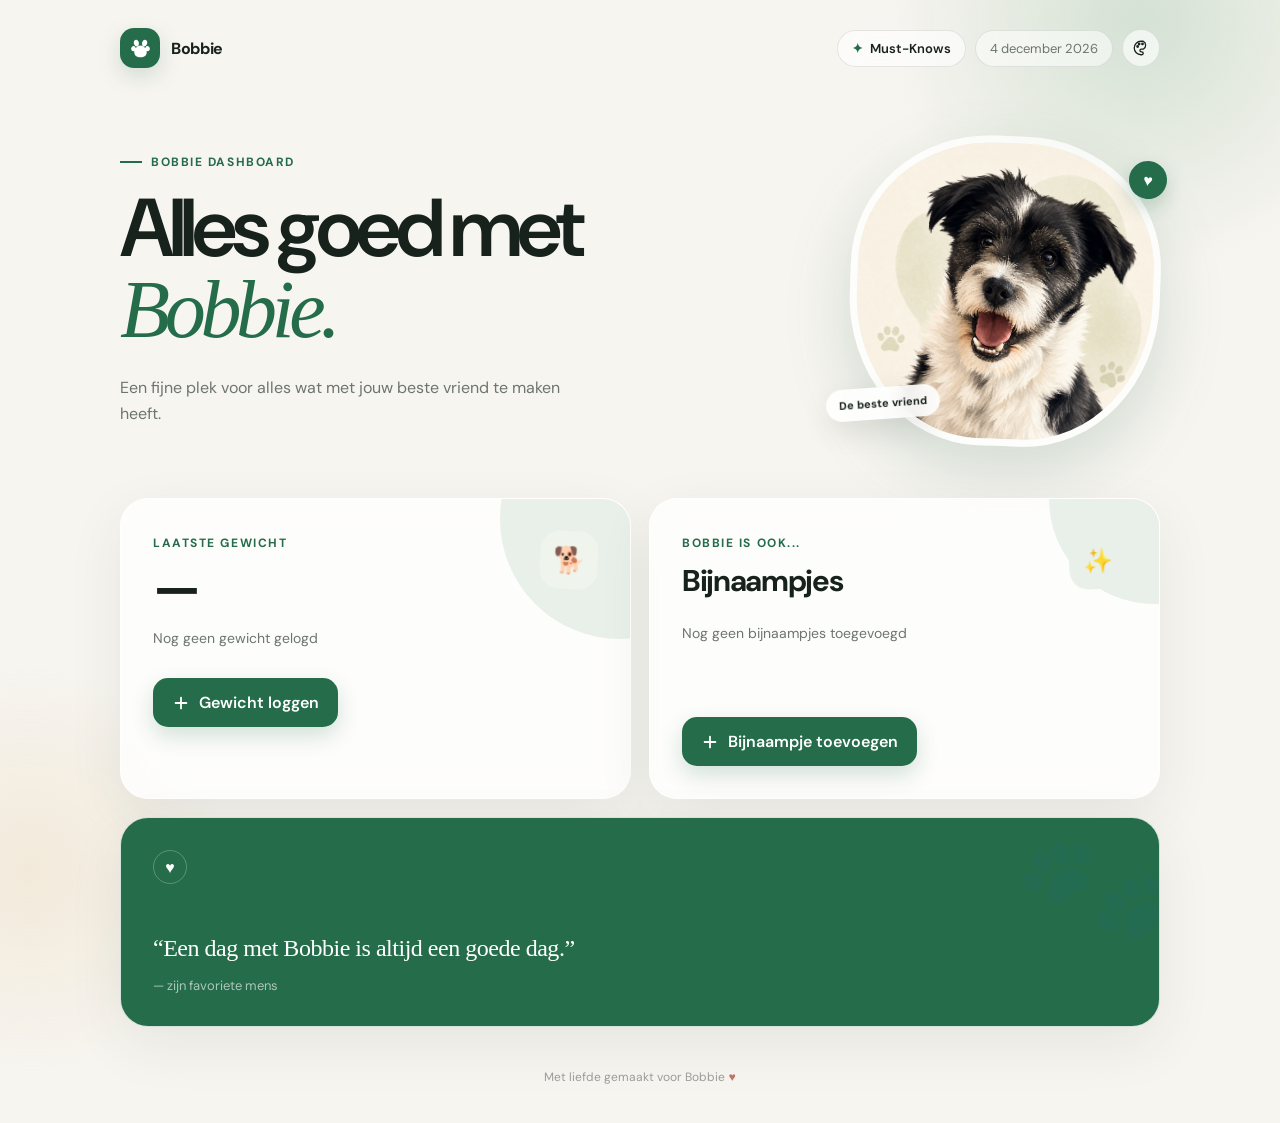
<file: index.html>
<!doctype html>
<html lang="nl">
  <head>
    <meta charset="UTF-8" />
    <meta name="viewport" content="width=device-width, initial-scale=1.0" />
    <meta name="theme-color" content="#f4f1eb" />
    <title>Bobbie Dashboard</title>
    <link rel="preconnect" href="https://fonts.googleapis.com" />
    <link rel="preconnect" href="https://fonts.gstatic.com" crossorigin />
    <link href="https://fonts.googleapis.com/css2?family=DM+Sans:wght@400;500;600;700&display=swap" rel="stylesheet" />
    <link rel="stylesheet" href="styles.css" />
  </head>
  <body>
    <div class="ambient ambient-one"></div>
    <div class="ambient ambient-two"></div>

    <main class="app-shell">
      <nav class="topbar">
        <a class="brand" href="#" aria-label="Bobbie Dashboard home">
          <span class="brand-mark" aria-hidden="true">
            <svg viewBox="0 0 48 48" role="img"><path d="M17 20c-3 0-6-3.5-6-7.2C11 9.5 13 7 15.6 7c3.1 0 5.4 3.4 5.4 7.2 0 3.2-1.7 5.8-4 5.8Zm14 0c-3 0-4-2.6-4-5.8C27 10.4 29.3 7 32.4 7 35 7 37 9.5 37 12.8 37 16.5 34 20 31 20Zm-20.4 9.3c-2.6 0-4.6-2-4.6-4.8S8 19 10.7 19c2.5 0 4.3 2.6 4.3 5.4 0 2.8-1.8 4.9-4.4 4.9Zm26.8 0c-2.6 0-4.4-2.1-4.4-4.9 0-2.8 1.8-5.4 4.3-5.4 2.7 0 4.7 2.7 4.7 5.5s-2 4.8-4.6 4.8ZM24 18c6.4 0 12 7.2 12 13.3 0 5.8-4.6 9.7-12 9.7s-12-3.9-12-9.7C12 25.2 17.6 18 24 18Z" /></svg>
          </span>
          <span>Bobbie</span>
        </a>
        <div class="nav-actions">
          <a class="must-knows-link" href="must-knows.html">
            <span aria-hidden="true">✦</span> Must-Knows
          </a>
          <span class="date-chip" id="today"></span>
          <div class="theme-picker">
            <button class="theme-toggle" id="themeToggle" type="button" aria-label="Kleurthema kiezen" aria-expanded="false">
              <svg viewBox="0 0 24 24" aria-hidden="true"><path d="M12 3a9 9 0 1 0 0 18h1.1a1.9 1.9 0 0 0 0-3.8h-.7a1.8 1.8 0 0 1 0-3.6H15A6 6 0 0 0 15 3h-3Z"/><circle cx="7.5" cy="10" r="1"/><circle cx="9.5" cy="6.8" r="1"/><circle cx="14" cy="6.5" r="1"/></svg>
            </button>
            <div class="theme-menu" id="themeMenu" role="menu" aria-label="Kleurthema's">
              <span>Kies je sfeer</span>
              <button class="theme-option active" data-theme="sage" style="--swatch:#256c4a" type="button"><i></i>Salie</button>
              <button class="theme-option" data-theme="ocean" style="--swatch:#376ca5" type="button"><i></i>Oceaan</button>
              <button class="theme-option" data-theme="rose" style="--swatch:#a95d68" type="button"><i></i>Roos</button>
              <button class="theme-option" data-theme="sunset" style="--swatch:#b8663e" type="button"><i></i>Zonsondergang</button>
              <button class="theme-option" data-theme="midnight" style="--swatch:#5b557e" type="button"><i></i>Middernacht</button>
            </div>
          </div>
        </div>
      </nav>

      <section class="hero">
        <div class="hero-copy">
          <div class="eyebrow"><span></span> Bobbie Dashboard</div>
          <h1>Alles goed met<br /><em>Bobbie.</em></h1>
          <p>Een fijne plek voor alles wat met jouw beste vriend te maken heeft.</p>
        </div>
        <div class="bobbie-portrait-wrap">
          <span class="portrait-tag">De beste vriend</span>
          <img class="bobbie-portrait" src="assets/bobbie-portrait.png" alt="Geïllustreerd portret van Bobbie" />
          <span class="portrait-heart" aria-hidden="true">♥</span>
        </div>
      </section>

      <section class="dashboard-grid" aria-label="Dashboard">
        <article class="weight-card">
          <div class="card-top">
            <div>
              <span class="label">Laatste gewicht</span>
              <div class="weight-value"><strong id="latestWeight">—</strong><span id="weightUnit"></span></div>
            </div>
            <div class="dog-badge" aria-hidden="true">🐕</div>
          </div>
          <p class="weight-meta" id="weightMeta">Nog geen gewicht gelogd</p>
          <button class="primary-button" id="openWeight" type="button">
            <svg viewBox="0 0 20 20" aria-hidden="true"><path d="M10 4v12M4 10h12" /></svg>
            Gewicht loggen
          </button>
        </article>

        <article class="nickname-card">
          <div class="card-top">
            <div>
              <span class="label">Bobbie is ook...</span>
              <h2>Bijnaampjes</h2>
            </div>
            <div class="nickname-badge" aria-hidden="true">✨</div>
          </div>
          <div class="nickname-preview" id="nicknamePreview">
            <p>Nog geen bijnaampjes toegevoegd</p>
          </div>
          <button class="primary-button" id="openNickname" type="button">
            <svg viewBox="0 0 20 20" aria-hidden="true"><path d="M10 4v12M4 10h12" /></svg>
            Bijnaampje toevoegen
          </button>
        </article>

        <article class="quote-card">
          <div class="quote-icon">♥</div>
          <blockquote>“Een dag met Bobbie is altijd een goede dag.”</blockquote>
          <span>— zijn favoriete mens</span>
        </article>
      </section>

      <section class="history-section" id="historySection" hidden>
        <div class="section-heading">
          <div>
            <span class="label">Voortgang</span>
            <h2>Recente metingen</h2>
          </div>
          <button class="text-button" id="clearHistory" type="button">Wis alles</button>
        </div>
        <div class="history-list" id="historyList"></div>
      </section>

      <footer>Met liefde gemaakt voor Bobbie <span>♥</span></footer>
    </main>

    <dialog id="weightDialog">
      <form method="dialog" id="weightForm">
        <button class="close-button" id="closeDialog" type="button" aria-label="Sluiten">×</button>
        <div class="modal-icon">🐾</div>
        <span class="label">Nieuwe meting</span>
        <h2>Hoeveel weegt Bobbie?</h2>
        <p>Vul zijn huidige gewicht in.</p>
        <label class="weight-input-wrap">
          <input id="weightInput" name="weight" type="number" min="0.1" max="150" step="0.1" inputmode="decimal" placeholder="0,0" required />
          <span>kg</span>
        </label>
        <div class="form-error" id="formError" aria-live="polite"></div>
        <button class="primary-button save-button" type="submit">Meting opslaan</button>
      </form>
    </dialog>

    <dialog id="nicknameDialog">
      <form method="dialog" id="nicknameForm">
        <button class="close-button" id="closeNicknameDialog" type="button" aria-label="Sluiten">×</button>
        <div class="modal-icon">✨</div>
        <span class="label">Een naam uit liefde</span>
        <h2>Nieuw bijnaampje</h2>
        <p>Hoe noemen jullie Bobbie nog meer?</p>
        <label class="text-input-wrap">
          <input id="nicknameInput" name="nickname" type="text" minlength="1" maxlength="30" autocomplete="off" placeholder="Bijv. Bobster" required />
        </label>
        <div class="form-error" id="nicknameError" aria-live="polite"></div>
        <button class="primary-button save-button" type="submit">Bijnaampje bewaren</button>
      </form>
    </dialog>

    <div class="toast" id="toast" role="status">Gewicht opgeslagen ✓</div>
    <script src="app.js"></script>
  </body>
</html>
</file>
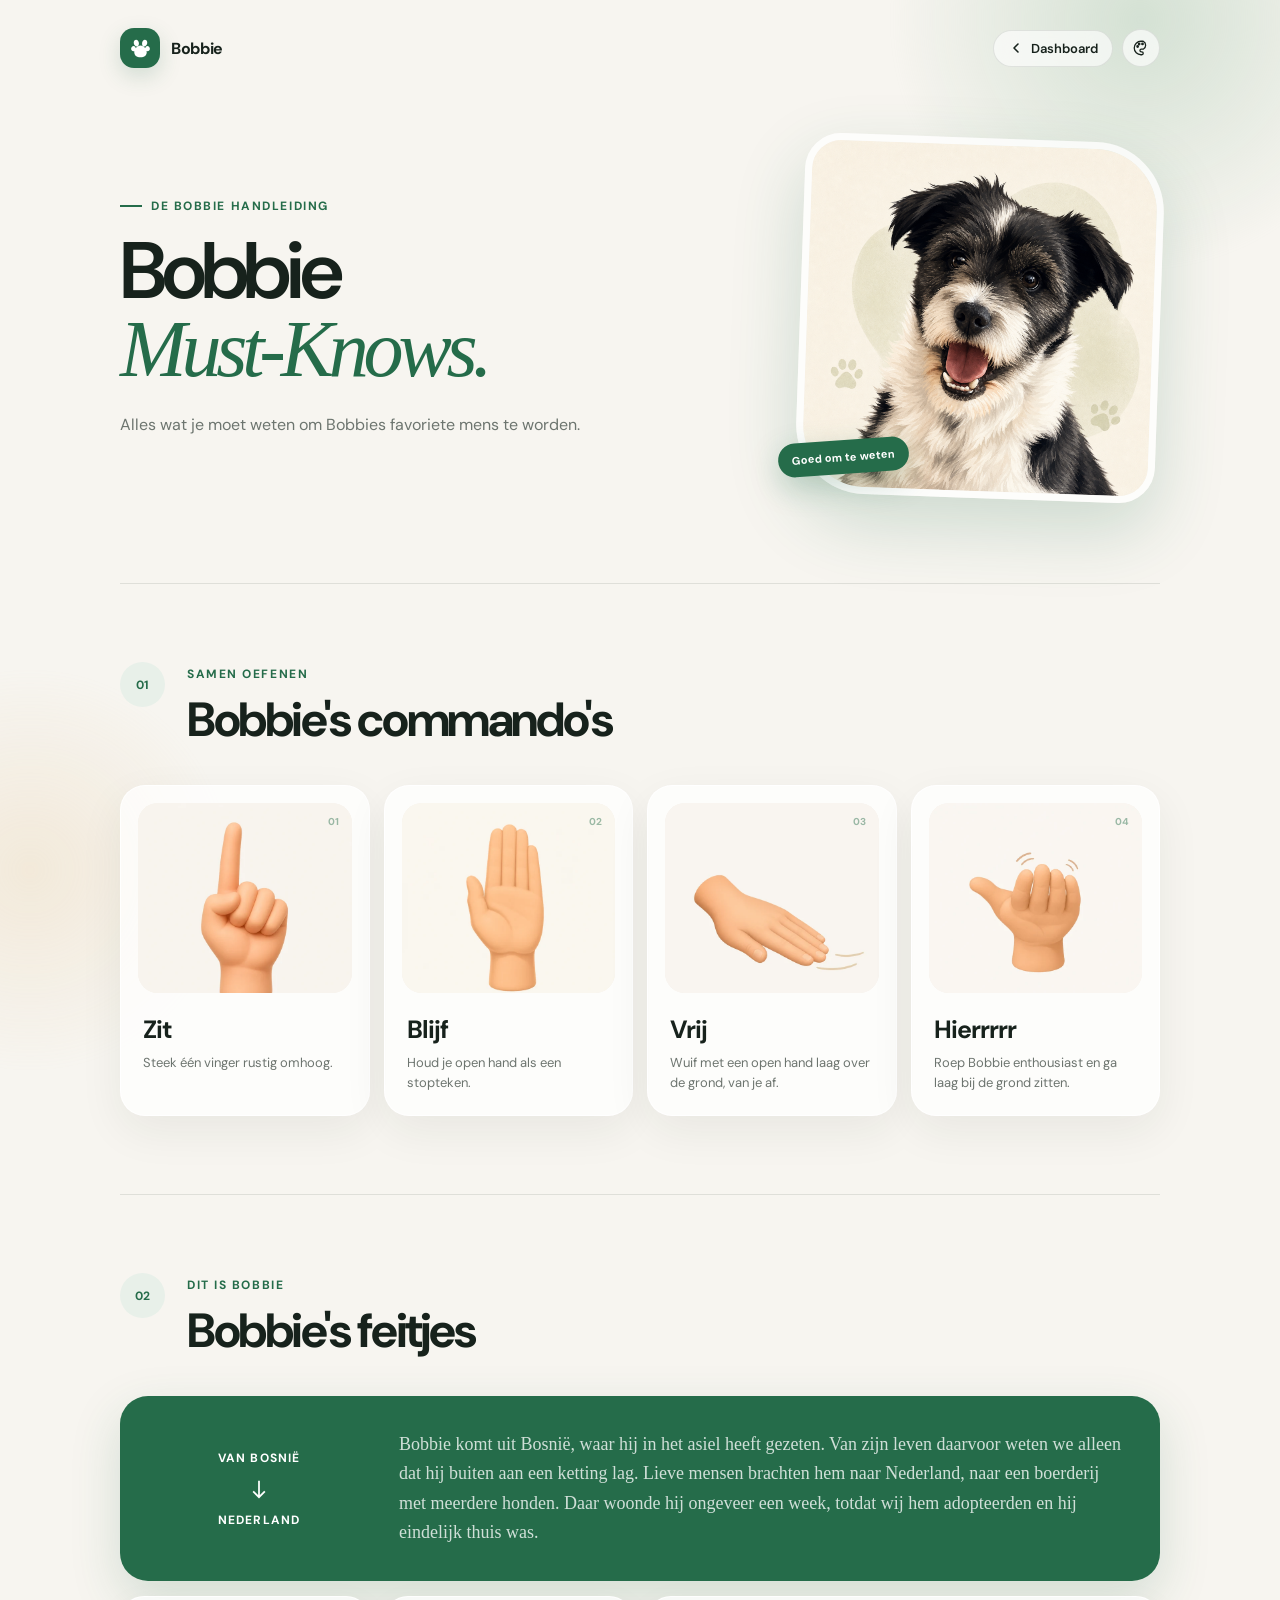
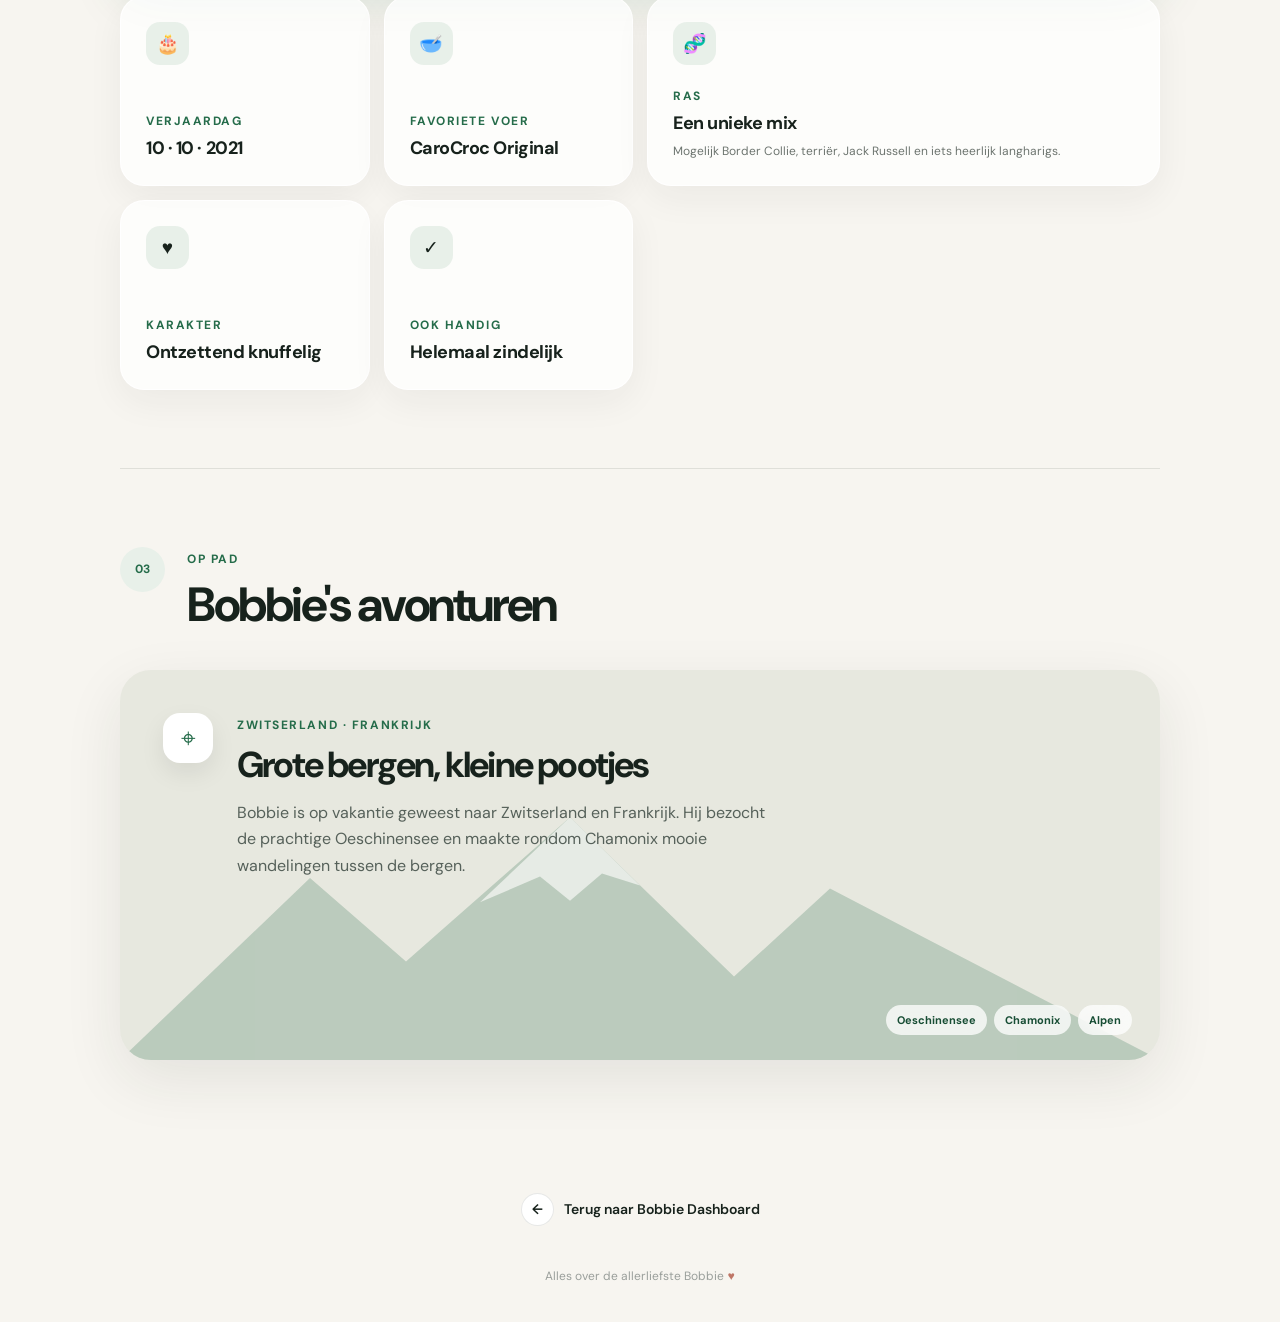
<file: must-knows.html>
<!doctype html>
<html lang="nl">
  <head>
    <meta charset="UTF-8" />
    <meta name="viewport" content="width=device-width, initial-scale=1.0" />
    <meta name="theme-color" content="#f4f1eb" />
    <title>Bobbie Must-Knows</title>
    <link rel="preconnect" href="https://fonts.googleapis.com" />
    <link rel="preconnect" href="https://fonts.gstatic.com" crossorigin />
    <link href="https://fonts.googleapis.com/css2?family=DM+Sans:wght@400;500;600;700&display=swap" rel="stylesheet" />
    <link rel="stylesheet" href="styles.css" />
  </head>
  <body>
    <div class="ambient ambient-one"></div>
    <div class="ambient ambient-two"></div>

    <main class="app-shell must-knows-shell">
      <nav class="topbar">
        <a class="brand" href="index.html" aria-label="Terug naar Bobbie Dashboard">
          <span class="brand-mark" aria-hidden="true">
            <svg viewBox="0 0 48 48" role="img"><path d="M17 20c-3 0-6-3.5-6-7.2C11 9.5 13 7 15.6 7c3.1 0 5.4 3.4 5.4 7.2 0 3.2-1.7 5.8-4 5.8Zm14 0c-3 0-4-2.6-4-5.8C27 10.4 29.3 7 32.4 7 35 7 37 9.5 37 12.8 37 16.5 34 20 31 20Zm-20.4 9.3c-2.6 0-4.6-2-4.6-4.8S8 19 10.7 19c2.5 0 4.3 2.6 4.3 5.4 0 2.8-1.8 4.9-4.4 4.9Zm26.8 0c-2.6 0-4.4-2.1-4.4-4.9 0-2.8 1.8-5.4 4.3-5.4 2.7 0 4.7 2.7 4.7 5.5s-2 4.8-4.6 4.8ZM24 18c6.4 0 12 7.2 12 13.3 0 5.8-4.6 9.7-12 9.7s-12-3.9-12-9.7C12 25.2 17.6 18 24 18Z" /></svg>
          </span>
          <span>Bobbie</span>
        </a>
        <div class="nav-actions">
          <a class="back-dashboard" href="index.html">
            <svg viewBox="0 0 20 20" aria-hidden="true"><path d="m12.5 5-5 5 5 5" /></svg>
            Dashboard
          </a>
          <div class="theme-picker">
            <button class="theme-toggle" id="themeToggle" type="button" aria-label="Kleurthema kiezen" aria-expanded="false">
              <svg viewBox="0 0 24 24" aria-hidden="true"><path d="M12 3a9 9 0 1 0 0 18h1.1a1.9 1.9 0 0 0 0-3.8h-.7a1.8 1.8 0 0 1 0-3.6H15A6 6 0 0 0 15 3h-3Z"/><circle cx="7.5" cy="10" r="1"/><circle cx="9.5" cy="6.8" r="1"/><circle cx="14" cy="6.5" r="1"/></svg>
            </button>
            <div class="theme-menu" id="themeMenu" role="menu" aria-label="Kleurthema's">
              <span>Kies je sfeer</span>
              <button class="theme-option active" data-theme="sage" style="--swatch:#256c4a" type="button"><i></i>Salie</button>
              <button class="theme-option" data-theme="ocean" style="--swatch:#376ca5" type="button"><i></i>Oceaan</button>
              <button class="theme-option" data-theme="rose" style="--swatch:#a95d68" type="button"><i></i>Roos</button>
              <button class="theme-option" data-theme="sunset" style="--swatch:#b8663e" type="button"><i></i>Zonsondergang</button>
              <button class="theme-option" data-theme="midnight" style="--swatch:#5b557e" type="button"><i></i>Middernacht</button>
            </div>
          </div>
        </div>
      </nav>

      <header class="must-hero">
        <div>
          <div class="eyebrow"><span></span> De Bobbie handleiding</div>
          <h1>Bobbie<br /><em>Must-Knows.</em></h1>
          <p>Alles wat je moet weten om Bobbies favoriete mens te worden.</p>
        </div>
        <div class="must-hero-image">
          <img src="assets/bobbie-portrait.png" alt="Geïllustreerd portret van Bobbie" />
          <span>Goed om te weten</span>
        </div>
      </header>

      <section class="must-section" aria-labelledby="commands-title">
        <div class="must-section-heading">
          <span class="section-number">01</span>
          <div><span class="label">Samen oefenen</span><h2 id="commands-title">Bobbie's commando's</h2></div>
        </div>
        <div class="command-grid">
          <article class="command-card">
            <div class="gesture-icon" aria-hidden="true"><img src="assets/gesture-sit.webp" alt="" /></div>
            <span class="command-count">01</span><h3>Zit</h3><p>Steek één vinger rustig omhoog.</p>
          </article>
          <article class="command-card">
            <div class="gesture-icon" aria-hidden="true"><img src="assets/gesture-stay.webp" alt="" /></div>
            <span class="command-count">02</span><h3>Blijf</h3><p>Houd je open hand als een stopteken.</p>
          </article>
          <article class="command-card">
            <div class="gesture-icon" aria-hidden="true"><img src="assets/gesture-free.webp" alt="" /></div>
            <span class="command-count">03</span><h3>Vrij</h3><p>Wuif met een open hand laag over de grond, van je af.</p>
          </article>
          <article class="command-card">
            <div class="gesture-icon" aria-hidden="true"><img src="assets/gesture-here.webp" alt="" /></div>
            <span class="command-count">04</span><h3>Hierrrrr</h3><p>Roep Bobbie enthousiast en ga laag bij de grond zitten.</p>
          </article>
        </div>
      </section>

      <section class="must-section facts-section" aria-labelledby="facts-title">
        <div class="must-section-heading">
          <span class="section-number">02</span>
          <div><span class="label">Dit is Bobbie</span><h2 id="facts-title">Bobbie's feitjes</h2></div>
        </div>
        <div class="story-card">
          <div class="story-accent"><span>Van Bosnië</span><svg viewBox="0 0 24 24" aria-hidden="true"><path d="M5 12h14m-5-5 5 5-5 5"/></svg><span>Nederland</span></div>
          <p>Bobbie komt uit Bosnië, waar hij in het asiel heeft gezeten. Van zijn leven daarvoor weten we alleen dat hij buiten aan een ketting lag. Lieve mensen brachten hem naar Nederland, naar een boerderij met meerdere honden. Daar woonde hij ongeveer een week, totdat wij hem adopteerden en hij eindelijk thuis was.</p>
        </div>
        <div class="fact-grid">
          <article class="fact-card"><span class="fact-icon">🎂</span><span class="label">Verjaardag</span><strong>10 · 10 · 2021</strong></article>
          <article class="fact-card"><span class="fact-icon">🥣</span><span class="label">Favoriete voer</span><strong>CaroCroc Original</strong></article>
          <article class="fact-card fact-wide"><span class="fact-icon">🧬</span><span class="label">Ras</span><strong>Een unieke mix</strong><p>Mogelijk Border Collie, terriër, Jack Russell en iets heerlijk langharigs.</p></article>
          <article class="fact-card"><span class="fact-icon">♥</span><span class="label">Karakter</span><strong>Ontzettend knuffelig</strong></article>
          <article class="fact-card"><span class="fact-icon">✓</span><span class="label">Ook handig</span><strong>Helemaal zindelijk</strong></article>
        </div>
      </section>

      <section class="must-section adventures-section" aria-labelledby="adventures-title">
        <div class="must-section-heading">
          <span class="section-number">03</span>
          <div><span class="label">Op pad</span><h2 id="adventures-title">Bobbie's avonturen</h2></div>
        </div>
        <div class="adventure-card">
          <div class="mountains" aria-hidden="true"><svg viewBox="0 0 520 180" preserveAspectRatio="none"><path d="M0 180 95 60l48 55L225 20l82 105 48-58 165 113Z"/><path d="m180 76 45-56 35 45-19-8-16 18-15-16Z"/></svg></div>
          <div class="adventure-content">
            <span class="adventure-pin">⌖</span>
            <div><span class="label">Zwitserland · Frankrijk</span><h3>Grote bergen, kleine pootjes</h3><p>Bobbie is op vakantie geweest naar Zwitserland en Frankrijk. Hij bezocht de prachtige Oeschinensee en maakte rondom Chamonix mooie wandelingen tussen de bergen.</p></div>
          </div>
          <div class="destination-tags"><span>Oeschinensee</span><span>Chamonix</span><span>Alpen</span></div>
        </div>
      </section>

      <a class="bottom-back" href="index.html"><span>←</span> Terug naar Bobbie Dashboard</a>
      <footer>Alles over de allerliefste Bobbie <span>♥</span></footer>
    </main>
    <script src="must-knows.js"></script>
  </body>
</html>
</file>
<file: styles.css>
:root {
  color-scheme: light;
  --ink: #17221c;
  --muted: #6d756f;
  --green: #256c4a;
  --green-dark: #174d34;
  --cream: #f5f2ec;
  --page: #f7f5f0;
  --accent-soft: #e8f0e9;
  --accent-rgb: 37, 108, 74;
  --line: rgba(23, 34, 28, 0.1);
  font-family: "DM Sans", -apple-system, BlinkMacSystemFont, "Segoe UI", sans-serif;
}

* { box-sizing: border-box; }

html[data-theme="ocean"] { --green:#376ca5; --green-dark:#28547f; --accent-soft:#e4edf6; --accent-rgb:55,108,165; --page:#f4f6f8; }
html[data-theme="rose"] { --green:#a95d68; --green-dark:#84434d; --accent-soft:#f4e6e8; --accent-rgb:169,93,104; --page:#faf5f5; }
html[data-theme="sunset"] { --green:#b8663e; --green-dark:#8b4b2e; --accent-soft:#f6e8de; --accent-rgb:184,102,62; --page:#faf6f1; }
html[data-theme="midnight"] { --green:#5b557e; --green-dark:#403b60; --accent-soft:#eae8f2; --accent-rgb:91,85,126; --page:#f6f5f8; }

body {
  margin: 0;
  min-height: 100vh;
  color: var(--ink);
  background: var(--page);
  transition: background .35s ease;
  overflow-x: hidden;
}

button, input { font: inherit; }
button { cursor: pointer; }

.ambient { position: fixed; border-radius: 50%; filter: blur(2px); pointer-events: none; z-index: -1; }
.ambient-one { width: 520px; height: 520px; top: -240px; right: -120px; background: radial-gradient(circle, rgba(180, 207, 186, .52), transparent 68%); }
.ambient-two { width: 420px; height: 420px; left: -180px; bottom: -180px; background: radial-gradient(circle, rgba(229, 196, 145, .23), transparent 68%); }

.app-shell { width: min(1040px, calc(100% - 40px)); margin: 0 auto; padding: 28px 0 32px; }
.topbar { display: flex; align-items: center; justify-content: space-between; }
.brand { display: inline-flex; align-items: center; gap: 11px; color: var(--ink); text-decoration: none; font-weight: 700; letter-spacing: -.02em; }
.brand-mark { display: grid; place-items: center; width: 40px; height: 40px; border-radius: 14px; background: var(--green); box-shadow: 0 8px 22px rgba(var(--accent-rgb), .18); transition: background .35s; }
.brand-mark svg { width: 25px; fill: white; }
.nav-actions { display:flex; align-items:center; gap:9px; }
.must-knows-link, .back-dashboard { display:inline-flex; align-items:center; gap:7px; padding:9px 14px; border:1px solid var(--line); border-radius:999px; background:rgba(255,255,255,.62); color:var(--ink); text-decoration:none; font-size:13px; font-weight:600; backdrop-filter:blur(12px); transition:.2s; }
.must-knows-link:hover, .back-dashboard:hover { background:white; transform:translateY(-1px); }
.must-knows-link span { color:var(--green); }
.back-dashboard svg { width:16px; fill:none; stroke:currentColor; stroke-width:2; stroke-linecap:round; stroke-linejoin:round; }
.date-chip { padding: 9px 14px; border: 1px solid var(--line); background: rgba(255,255,255,.55); backdrop-filter: blur(12px); border-radius: 999px; color: var(--muted); font-size: 13px; }
.theme-picker { position:relative; }
.theme-toggle { width:38px; height:38px; display:grid; place-items:center; border:1px solid var(--line); border-radius:50%; color:var(--ink); background:rgba(255,255,255,.65); backdrop-filter:blur(12px); transition:.2s; }
.theme-toggle:hover { transform:rotate(12deg); background:white; }
.theme-toggle svg { width:18px; fill:none; stroke:currentColor; stroke-width:1.7; stroke-linecap:round; stroke-linejoin:round; }
.theme-menu { position:absolute; z-index:10; top:48px; right:0; width:190px; padding:10px; border:1px solid rgba(255,255,255,.9); border-radius:18px; background:rgba(255,255,255,.9); backdrop-filter:blur(20px); box-shadow:0 18px 50px rgba(27,39,32,.16); opacity:0; visibility:hidden; transform:translateY(-7px) scale(.97); transition:.2s ease; transform-origin:top right; }
.theme-menu.open { opacity:1; visibility:visible; transform:none; }
.theme-menu > span { display:block; padding:7px 9px 8px; color:var(--muted); font-size:10px; font-weight:700; letter-spacing:.1em; text-transform:uppercase; }
.theme-option { width:100%; display:flex; align-items:center; gap:10px; border:0; border-radius:11px; padding:9px; background:transparent; color:var(--ink); font-size:13px; text-align:left; }
.theme-option:hover, .theme-option.active { background:#f3f3ef; }
.theme-option i { width:16px; height:16px; border-radius:50%; background:var(--swatch); box-shadow:inset 0 0 0 2px rgba(255,255,255,.55); }

.hero { padding: 68px 0 52px; display:grid; grid-template-columns:1fr 330px; align-items:center; gap:55px; }
.eyebrow, .label { color: var(--green); font-size: 12px; text-transform: uppercase; letter-spacing: .13em; font-weight: 700; }
.eyebrow { display: flex; align-items: center; gap: 9px; margin-bottom: 18px; }
.eyebrow span { width: 22px; height: 2px; background: var(--green); }
.hero h1 { margin: 0; font-size: clamp(48px, 8vw, 82px); line-height: .98; letter-spacing: -.065em; font-weight: 600; }
.hero h1 em { color: var(--green); font-family: Georgia, serif; font-weight: 400; }
.hero p { margin: 25px 0 0; max-width: 480px; color: var(--muted); line-height: 1.65; font-size: 16px; }
.bobbie-portrait-wrap { position:relative; width:310px; justify-self:end; }
.bobbie-portrait { display:block; width:100%; aspect-ratio:1; object-fit:cover; border-radius:45% 45% 43% 43% / 42% 42% 48% 48%; box-shadow:0 25px 65px rgba(var(--accent-rgb),.18); transform:rotate(2deg); border:7px solid rgba(255,255,255,.75); }
.portrait-tag { position:absolute; z-index:2; left:-24px; bottom:27px; padding:9px 13px; background:rgba(255,255,255,.88); backdrop-filter:blur(10px); border-radius:999px; box-shadow:0 10px 30px rgba(0,0,0,.09); font-size:11px; font-weight:700; transform:rotate(-4deg); }
.portrait-heart { position:absolute; z-index:2; right:-7px; top:25px; display:grid; place-items:center; width:38px; height:38px; border-radius:50%; background:var(--green); color:white; box-shadow:0 8px 20px rgba(var(--accent-rgb),.25); transform:rotate(8deg); }

.dashboard-grid { display: grid; grid-template-columns: 1fr 1fr; gap: 18px; }
.weight-card, .nickname-card, .quote-card, .history-section { border: 1px solid rgba(255,255,255,.8); box-shadow: 0 18px 55px rgba(31, 45, 37, .08); border-radius: 28px; }
.weight-card { position: relative; overflow: hidden; padding: 32px; background: rgba(255,255,255,.78); backdrop-filter: blur(18px); }
.weight-card::after { content: ""; position: absolute; width: 240px; height: 240px; border-radius: 50%; background: var(--accent-soft); right: -110px; top: -100px; z-index: -1; }
.card-top { display: flex; justify-content: space-between; align-items: flex-start; }
.weight-value { display: flex; align-items: baseline; gap: 9px; margin-top: 10px; }
.weight-value strong { font-size: 52px; letter-spacing: -.055em; line-height: 1; }
.weight-value span { color: var(--muted); font-size: 17px; }
.dog-badge { display: grid; place-items: center; width: 58px; height: 58px; border-radius: 19px; background: #eff4ed; font-size: 26px; transform: rotate(3deg); }
.nickname-card { position:relative; overflow:hidden; display:flex; flex-direction:column; padding:32px; background:rgba(255,255,255,.78); backdrop-filter:blur(18px); }
.nickname-card::after { content:""; position:absolute; width:210px; height:210px; border-radius:50%; background:var(--accent-soft); right:-100px; top:-105px; z-index:-1; }
.nickname-card h2 { margin:9px 0 0; font-size:30px; letter-spacing:-.045em; }
.nickname-badge { display:grid; place-items:center; width:58px; height:58px; border-radius:19px; background:var(--accent-soft); font-size:24px; transform:rotate(-3deg); }
.nickname-preview { min-height:79px; display:flex; align-items:flex-start; align-content:flex-start; flex-wrap:wrap; gap:7px; margin:20px 0 18px; }
.nickname-preview p { margin:4px 0; color:var(--muted); font-size:14px; }
.nickname-chip { display:inline-flex; align-items:center; gap:6px; padding:7px 10px; border-radius:999px; background:var(--accent-soft); color:var(--green-dark); font-size:13px; font-weight:600; }
.nickname-chip button { display:grid; place-items:center; width:17px; height:17px; padding:0; border:0; border-radius:50%; background:rgba(var(--accent-rgb),.13); color:currentColor; font-size:13px; line-height:1; }
.nickname-card .primary-button { align-self:flex-start; margin-top:auto; }
.weight-meta { margin: 15px 0 31px; color: var(--muted); font-size: 14px; }
.primary-button { border: 0; background: var(--green); color: white; border-radius: 15px; padding: 14px 19px; display: inline-flex; align-items: center; justify-content: center; gap: 9px; font-weight: 600; box-shadow: 0 9px 22px rgba(var(--accent-rgb),.2); transition: transform .2s ease, background .2s ease; }
.primary-button:hover { background: var(--green-dark); transform: translateY(-2px); }
.primary-button:active { transform: translateY(0); }
.primary-button svg { width: 18px; fill: none; stroke: currentColor; stroke-width: 2; stroke-linecap: round; }

.quote-card { grid-column:1 / -1; min-height: 210px; padding: 32px; display: flex; flex-direction: column; justify-content: flex-end; background: var(--green); color: white; position: relative; overflow: hidden; }
.quote-card::before { content: "🐾"; position: absolute; right: -10px; top: -8px; font-size: 120px; opacity: .06; transform: rotate(-18deg); }
.quote-icon { display: grid; place-items: center; width: 34px; height: 34px; border: 1px solid rgba(255,255,255,.25); border-radius: 50%; margin-bottom: auto; }
.quote-card blockquote { margin: 24px 0 13px; font-family: Georgia, serif; font-size: 24px; line-height: 1.3; letter-spacing: -.02em; }
.quote-card > span { color: rgba(255,255,255,.62); font-size: 13px; }

.history-section { margin-top: 18px; padding: 28px 32px; background: rgba(255,255,255,.7); }
.section-heading { display: flex; align-items: flex-end; justify-content: space-between; margin-bottom: 20px; }
.section-heading h2 { margin: 5px 0 0; font-size: 24px; letter-spacing: -.035em; }
.text-button { border: 0; background: none; padding: 7px; color: #9a5d50; font-size: 13px; }
.history-list { display: grid; gap: 1px; background: var(--line); }
.history-row { display: flex; align-items: center; justify-content: space-between; padding: 15px 0; background: #faf9f6; }
.history-actions { display:flex; align-items:center; gap:13px; }
.delete-entry { display:grid; place-items:center; width:29px; height:29px; padding:0; border:0; border-radius:50%; background:#f0eeea; color:#9a5d50; font-size:18px; line-height:1; opacity:.7; transition:.2s; }
.delete-entry:hover { opacity:1; background:#f3e5e1; transform:scale(1.05); }
.history-date { color: var(--muted); font-size: 14px; }
.history-weight { font-weight: 700; }

footer { padding: 42px 0 6px; text-align: center; color: #9a9f9b; font-size: 12px; }
footer span { color: #bf7666; }

/* Must-Knows page */
.must-hero { min-height:500px; display:grid; grid-template-columns:1fr 360px; align-items:center; gap:65px; padding:70px 0 85px; }
.must-hero h1 { margin:16px 0 0; font-size:clamp(52px,8vw,80px); line-height:.98; letter-spacing:-.065em; font-weight:600; }
.must-hero h1 em { color:var(--green); font-family:Georgia,serif; font-weight:400; }
.must-hero p { max-width:470px; margin:23px 0 0; color:var(--muted); line-height:1.65; }
.must-hero-image { position:relative; }
.must-hero-image img { display:block; width:100%; aspect-ratio:1; object-fit:cover; border-radius:36px 70px 36px 70px; border:7px solid rgba(255,255,255,.75); box-shadow:0 28px 70px rgba(var(--accent-rgb),.2); transform:rotate(2deg); }
.must-hero-image > span { position:absolute; left:-22px; bottom:24px; padding:10px 14px; border-radius:999px; background:var(--green); color:white; box-shadow:0 10px 30px rgba(var(--accent-rgb),.25); font-size:11px; font-weight:700; transform:rotate(-4deg); }
.must-section { padding:78px 0; border-top:1px solid var(--line); }
.must-section-heading { display:flex; align-items:flex-start; gap:22px; margin-bottom:34px; }
.must-section-heading h2 { margin:5px 0 0; font-size:clamp(32px,5vw,48px); letter-spacing:-.05em; }
.section-number { display:grid; place-items:center; width:45px; height:45px; flex:0 0 45px; border-radius:50%; background:var(--accent-soft); color:var(--green); font-size:12px; font-weight:700; }
.command-grid { display:grid; grid-template-columns:repeat(4,1fr); gap:14px; }
.command-card { position:relative; min-height:315px; padding:22px; overflow:hidden; border:1px solid rgba(255,255,255,.8); border-radius:25px; background:rgba(255,255,255,.74); box-shadow:0 15px 45px rgba(31,45,37,.065); }
.gesture-icon { display:grid; place-items:center; height:clamp(155px,16vw,190px); margin:-5px -5px 20px; overflow:hidden; border-radius:20px; background:#f4f1ea; }
.gesture-icon img { width:100%; height:100%; display:block; object-fit:contain; object-position:center; transition:transform .35s ease; }
.command-card:hover .gesture-icon img { transform:scale(1.045); }
.command-count { position:absolute; top:29px; right:30px; color:rgba(var(--accent-rgb),.45); font-size:10px; font-weight:700; }
.command-card h3 { margin:0 0 7px; font-size:25px; letter-spacing:-.04em; }
.command-card p { margin:0; color:var(--muted); font-size:13px; line-height:1.55; }
.story-card { display:grid; grid-template-columns:210px 1fr; align-items:center; gap:35px; padding:34px; margin-bottom:15px; border-radius:28px; background:var(--green); color:white; box-shadow:0 18px 50px rgba(var(--accent-rgb),.17); }
.story-card p { margin:0; color:rgba(255,255,255,.78); font-family:Georgia,serif; font-size:18px; line-height:1.62; }
.story-accent { display:flex; flex-direction:column; align-items:center; gap:9px; font-size:12px; font-weight:700; text-transform:uppercase; letter-spacing:.1em; }
.story-accent svg { width:28px; fill:none; stroke:white; stroke-width:1.5; transform:rotate(90deg); }
.fact-grid { display:grid; grid-template-columns:repeat(4,1fr); gap:14px; }
.fact-card { min-height:190px; display:flex; flex-direction:column; justify-content:flex-end; padding:25px; border-radius:24px; border:1px solid rgba(255,255,255,.8); background:rgba(255,255,255,.74); box-shadow:0 12px 36px rgba(31,45,37,.055); }
.fact-card.fact-wide { grid-column:span 2; }
.fact-icon { display:grid; place-items:center; width:43px; height:43px; margin-bottom:auto; border-radius:14px; background:var(--accent-soft); font-size:19px; }
.fact-card strong { margin-top:7px; font-size:18px; letter-spacing:-.025em; }
.fact-card p { margin:7px 0 0; color:var(--muted); font-size:12px; line-height:1.5; }
.adventure-card { position:relative; min-height:390px; overflow:hidden; border-radius:31px; background:#e7e8df; box-shadow:0 20px 60px rgba(31,45,37,.09); }
.mountains { position:absolute; inset:auto 0 0; height:70%; opacity:.65; }
.mountains svg { width:100%; height:100%; }
.mountains path:first-child { fill:var(--green); opacity:.35; }
.mountains path:last-child { fill:white; opacity:.72; }
.adventure-content { position:relative; z-index:1; display:grid; grid-template-columns:55px 1fr; gap:19px; max-width:690px; padding:43px; }
.adventure-pin { display:grid; place-items:center; width:50px; height:50px; border-radius:17px; background:white; color:var(--green); font-size:26px; box-shadow:0 10px 25px rgba(0,0,0,.08); }
.adventure-content h3 { margin:7px 0 12px; font-size:36px; letter-spacing:-.05em; }
.adventure-content p { margin:0; color:#56615a; line-height:1.65; }
.destination-tags { position:absolute; z-index:2; right:28px; bottom:25px; display:flex; gap:7px; }
.destination-tags span { padding:8px 11px; border-radius:999px; background:rgba(255,255,255,.76); backdrop-filter:blur(10px); color:var(--green-dark); font-size:11px; font-weight:700; }
.bottom-back { display:flex; width:max-content; align-items:center; gap:10px; margin:55px auto 0; color:var(--ink); text-decoration:none; font-size:14px; font-weight:600; }
.bottom-back span { display:grid; place-items:center; width:33px; height:33px; border:1px solid var(--line); border-radius:50%; background:white; transition:.2s; }
.bottom-back:hover span { transform:translateX(-3px); background:var(--accent-soft); }

dialog { width: min(440px, calc(100% - 32px)); border: 0; border-radius: 27px; padding: 0; color: var(--ink); box-shadow: 0 30px 100px rgba(20,34,27,.27); }
dialog::backdrop { background: rgba(22, 32, 27, .4); backdrop-filter: blur(8px); }
dialog[open] { animation: pop .25s ease-out; }
dialog form { position: relative; padding: 36px; text-align: center; }
.close-button { position: absolute; top: 16px; right: 16px; border: 0; border-radius: 50%; width: 34px; height: 34px; color: var(--muted); background: #f1f1ed; font-size: 22px; line-height: 1; }
.modal-icon { display: grid; place-items: center; width: 58px; height: 58px; margin: 0 auto 18px; background: #eaf1e9; border-radius: 20px; font-size: 26px; }
dialog h2 { margin: 7px 0 8px; letter-spacing: -.04em; font-size: 29px; }
dialog p { color: var(--muted); margin: 0 0 24px; font-size: 14px; }
.weight-input-wrap { display: flex; align-items: center; padding: 0 20px; border: 1.5px solid #dadfd9; border-radius: 17px; background: #fafbf9; transition: border .2s, box-shadow .2s; }
.weight-input-wrap:focus-within { border-color: var(--green); box-shadow: 0 0 0 4px rgba(37,108,74,.09); }
.weight-input-wrap input { width: 100%; border: 0; outline: 0; background: transparent; padding: 17px 0; font-size: 25px; font-weight: 600; color: var(--ink); }
.weight-input-wrap span { color: var(--muted); }
.text-input-wrap { display:flex; align-items:center; padding:0 18px; border:1.5px solid #dadfd9; border-radius:17px; background:#fafbf9; transition:border .2s, box-shadow .2s; }
.text-input-wrap:focus-within { border-color:var(--green); box-shadow:0 0 0 4px rgba(var(--accent-rgb),.09); }
.text-input-wrap input { width:100%; border:0; outline:0; background:transparent; padding:17px 0; font-size:17px; font-weight:600; color:var(--ink); }
.form-error { min-height: 27px; padding-top: 7px; color: #a4483a; font-size: 12px; text-align: left; }
.save-button { width: 100%; }
.toast { position: fixed; left: 50%; bottom: 28px; transform: translate(-50%, 100px); opacity: 0; padding: 12px 18px; border-radius: 13px; background: var(--ink); color: white; font-size: 13px; box-shadow: 0 15px 40px rgba(0,0,0,.2); transition: .35s ease; }
.toast.show { opacity: 1; transform: translate(-50%, 0); }

@keyframes pop { from { opacity: 0; transform: translateY(12px) scale(.97); } }

@media (max-width: 720px) {
  .app-shell { width: min(100% - 28px, 1040px); padding-top: 18px; }
  .hero { padding: 55px 4px 45px; grid-template-columns:1fr; gap:36px; }
  .hero h1 { font-size: clamp(46px, 15vw, 64px); }
  .bobbie-portrait-wrap { width:min(75vw,290px); justify-self:center; }
  .dashboard-grid { grid-template-columns: 1fr; }
  .weight-card, .nickname-card, .quote-card { padding: 25px; border-radius: 24px; }
  .quote-card { min-height: 240px; }
  .date-chip { display: none; }
  .must-knows-link { padding:9px 11px; font-size:0; }
  .must-knows-link span { font-size:15px; }
  .history-section { padding: 24px; }
  dialog form { padding: 34px 24px 25px; }
  .must-hero { min-height:0; grid-template-columns:1fr; gap:38px; padding:58px 3px 65px; }
  .must-hero h1 { font-size:clamp(49px,15vw,66px); }
  .must-hero-image { width:min(82vw,330px); justify-self:center; }
  .command-grid { grid-template-columns:1fr 1fr; }
  .command-card { min-height:280px; }
  .gesture-icon { height:clamp(165px,35vw,220px); }
  .story-card { grid-template-columns:1fr; text-align:center; padding:29px 24px; }
  .story-accent { flex-direction:row; justify-content:center; }
  .story-accent svg { transform:none; }
  .fact-grid { grid-template-columns:1fr 1fr; }
  .fact-card.fact-wide { grid-column:span 2; }
  .adventure-content { grid-template-columns:1fr; padding:30px 25px; }
  .adventure-content h3 { font-size:30px; }
  .destination-tags { left:25px; right:auto; flex-wrap:wrap; }
  .back-dashboard { font-size:0; padding:9px 11px; }
  .back-dashboard svg { width:17px; }
}

@media (max-width:440px) {
  .command-grid { grid-template-columns:1fr; }
  .command-card { min-height:0; }
  .gesture-icon { height:clamp(210px,65vw,270px); }
  .fact-grid { grid-template-columns:1fr; }
  .fact-card.fact-wide { grid-column:auto; }
  .must-section { padding:58px 0; }
}

@media (prefers-reduced-motion: reduce) { *, *::before, *::after { scroll-behavior: auto !important; transition: none !important; animation: none !important; } }
</file>
